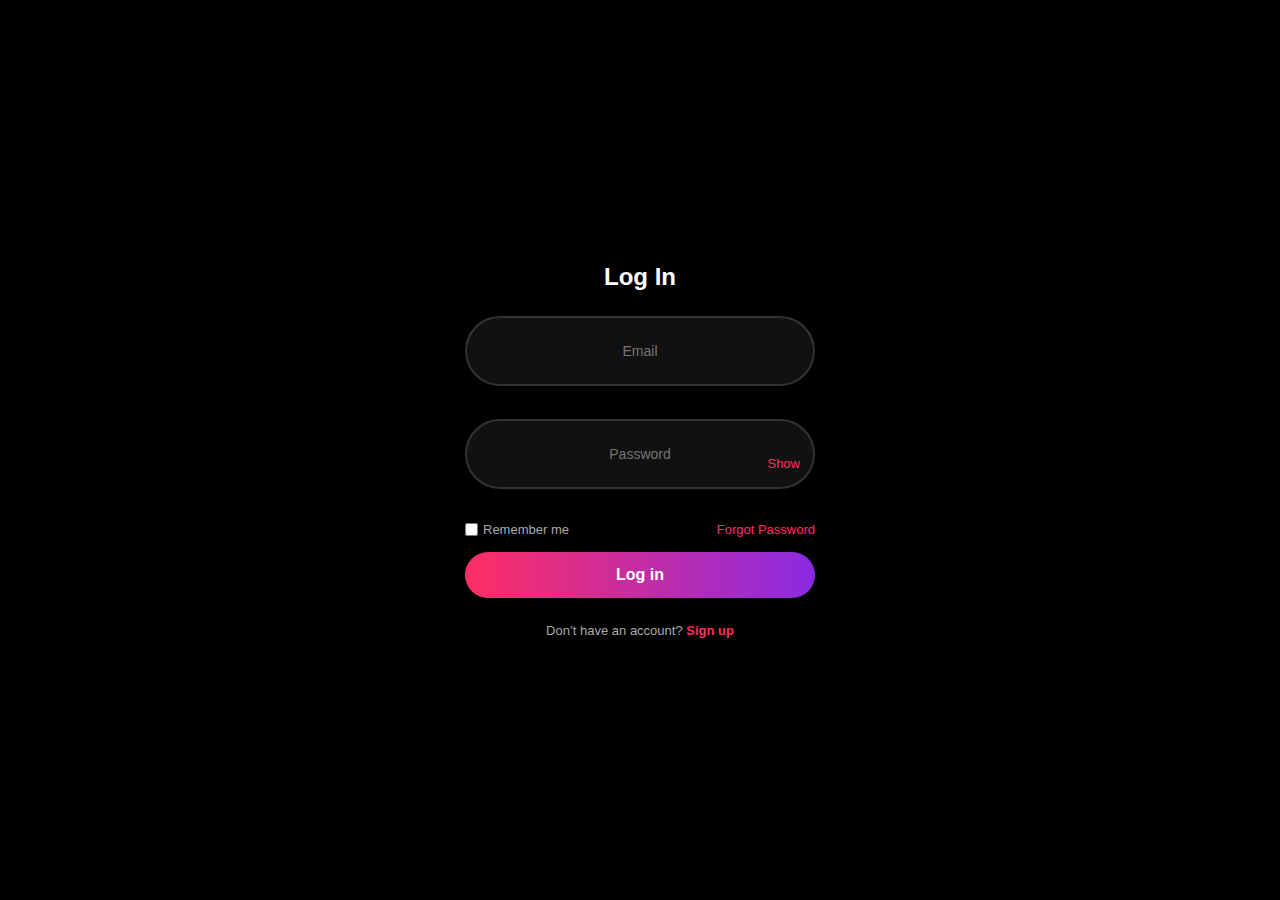
<file: login.html>
<!DOCTYPE html>
<html lang="en">
<head>
  <meta charset="UTF-8">
  <meta name="viewport" content="width=device-width, initial-scale=1.0">
  <title>Login</title>
  <link rel="stylesheet" href="login.css">
</head>
<body>
  <div class="container">
    <h2 class="title">Log In</h2>

    <form class="form" id="login-form">
      <!-- Email -->
      <div class="input-group">
        <input type="email" id="email" placeholder="Email" required>
      </div>

      <!-- Password -->
      <div class="input-group password-group">
        <input type="password" id="password" placeholder="Password" required>
        <button type="button" class="toggle" onclick="togglePassword('password', this)">Show</button>
      </div>

      <!-- Remember & Forgot -->
      <div class="options">
        <label><input type="checkbox" id="remember"> Remember me</label>
        <a href="#" class="forgot">Forgot Password</a>
      </div>

      <!-- Login Button -->
      <button type="submit" id="login-btn" class="btn">Log in</button>

      <!-- Signup link -->
      <p class="link">Don’t have an account? <a href="signup.html">Sign up</a></p>
    </form>
  </div>
</body>
<script src="login.js"></script>
</html>
</file>
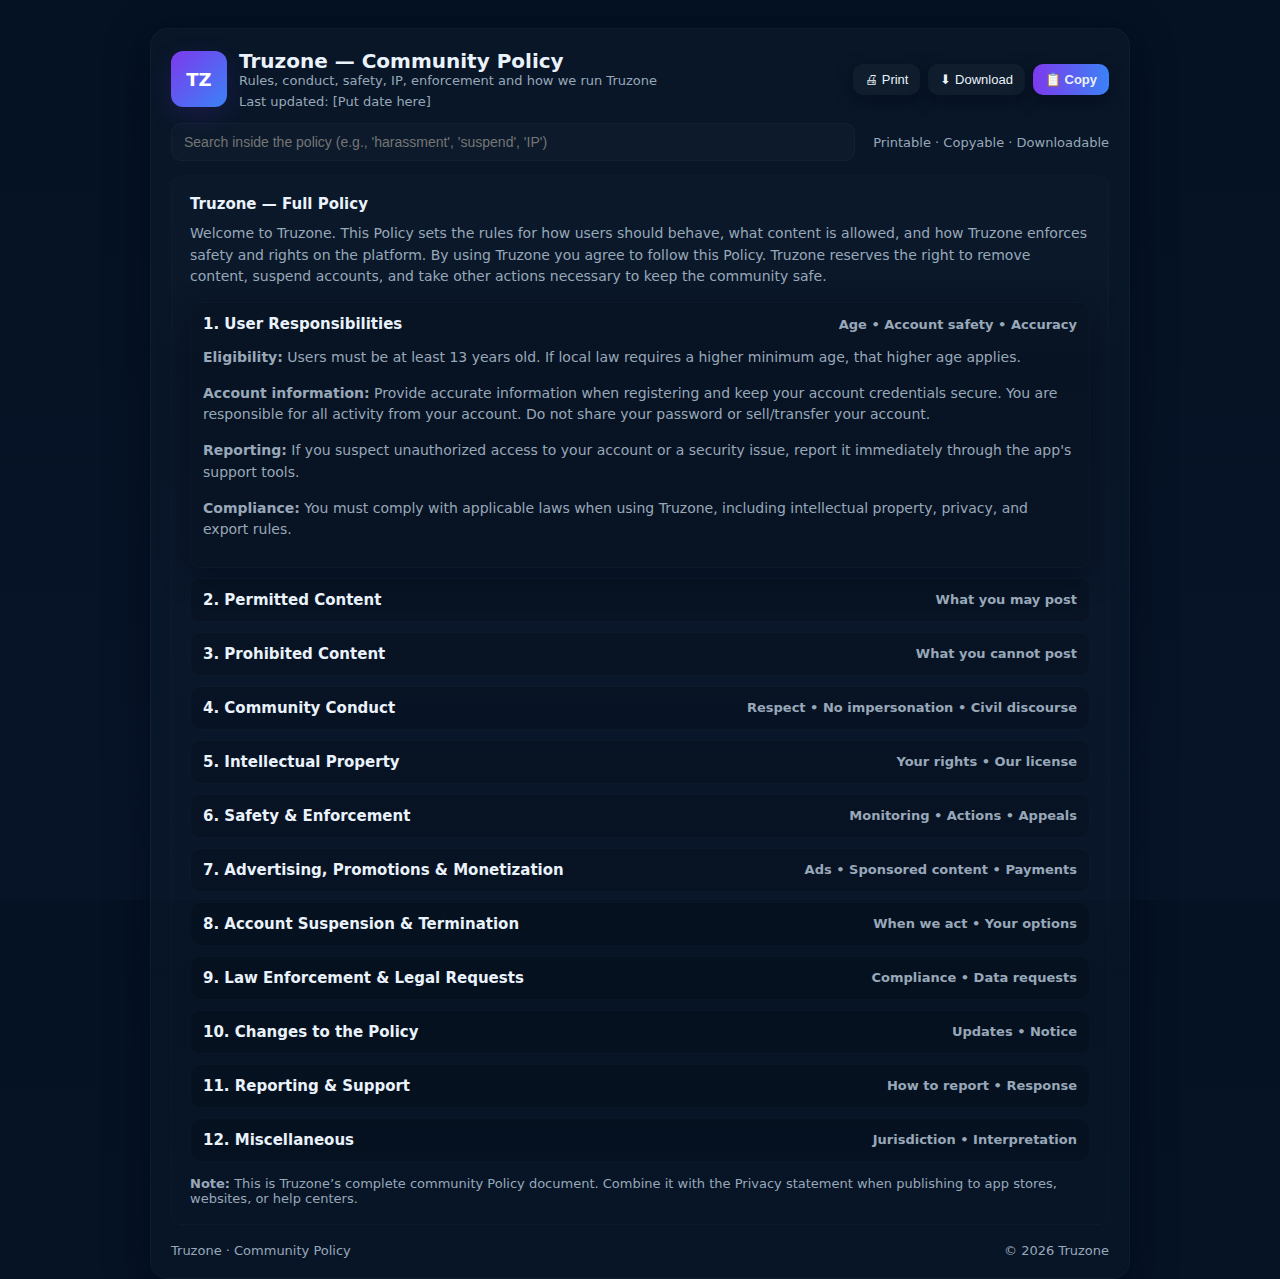
<file: policy.html>
<!doctype html>
<html lang="en">
<head>
  <meta charset="utf-8" />
  <meta name="viewport" content="width=device-width,initial-scale=1" />
  <title>Truzone — Policy</title>
  <meta name="description" content="Truzone Community Policy — Rules, conduct, safety, IP, enforcement and more." />
  <style>
    :root{
      --bg:#071428;
      --card:#071827;
      --accent:#7C3AED;
      --muted:#98A8B9;
      --text:#EAF2FB;
      --glass: rgba(255,255,255,0.03);
      --radius:12px;
      --max-width:980px;
    }
    *{box-sizing:border-box}
    html,body{height:100%}
    body{
      margin:0;
      font-family:Inter,system-ui,-apple-system,"Segoe UI",Roboto,Arial;
      background: linear-gradient(180deg,#041223 0%, #071428 100%);
      color:var(--text);
      padding:28px;
      display:flex;
      align-items:flex-start;
      justify-content:center;
      min-height:100vh;
    }

    .container{
      width:100%;
      max-width:var(--max-width);
      background: linear-gradient(180deg, rgba(255,255,255,0.02), rgba(255,255,255,0.01));
      border-radius:calc(var(--radius) + 6px);
      padding:20px;
      box-shadow:0 12px 40px rgba(2,6,23,0.6);
      border:1px solid rgba(255,255,255,0.03);
    }

    header{
      display:flex;
      gap:16px;
      align-items:center;
      justify-content:space-between;
      margin-bottom:12px;
    }

    .brand{ display:flex; gap:12px; align-items:center; }
    .logo{
      width:56px; height:56px; border-radius:12px;
      background: linear-gradient(135deg,var(--accent),#3B82F6);
      display:flex; align-items:center; justify-content:center;
      font-weight:800; color:white; font-size:18px;
      box-shadow: 0 8px 26px rgba(124,58,237,0.16);
    }

    h1{ margin:0; font-size:20px }
    .meta{ color:var(--muted); font-size:13px }

    .controls{ display:flex; gap:8px; align-items:center }
    .btn{
      border:0; padding:8px 12px; border-radius:10px;
      background:var(--glass); color:var(--text); cursor:pointer; font-size:13px;
      display:inline-flex; gap:8px; align-items:center;
      transition:transform .06s ease, background .12s;
      box-shadow: 0 6px 18px rgba(2,6,23,0.35);
    }
    .btn:hover{ transform:translateY(-2px) }
    .btn.primary{ background:linear-gradient(90deg,var(--accent),#3B82F6); font-weight:600 }

    .toolbar{ display:flex; gap:10px; margin:14px 0; flex-wrap:wrap; align-items:center }
    .search-wrap{ flex:1 1 320px; display:flex; gap:8px; align-items:center }
    input.search{
      flex:1; padding:10px 12px; background:rgba(255,255,255,0.02);
      border:1px solid rgba(255,255,255,0.03); color:var(--text); border-radius:10px; outline:none;
      font-size:14px;
    }

    .policy{
      background: linear-gradient(180deg, rgba(255,255,255,0.01), rgba(255,255,255,0.00));
      border-radius:12px; padding:18px; border:1px solid rgba(255,255,255,0.02);
    }

    details{
      background:rgba(0,0,0,0.14); border-radius:10px; margin:10px 0; padding:12px;
      border:1px solid rgba(255,255,255,0.02);
    }
    details[open]{ box-shadow: 0 10px 30px rgba(2,6,23,0.45) }
    summary{
      list-style:none; cursor:pointer; font-weight:700; font-size:15px;
      display:flex; align-items:center; justify-content:space-between; gap:12px;
    }
    summary::-webkit-details-marker{ display:none }

    .section-body{ margin-top:10px; color:var(--muted); font-size:14px; line-height:1.55 }

    footer{ margin-top:18px; display:flex; justify-content:space-between; gap:12px; flex-wrap:wrap; color:var(--muted); font-size:13px }

    mark.tr-highlight{ background:yellow; color:#000; padding:0 2px; border-radius:2px }

    @media (max-width:640px){
      .logo{ width:44px; height:44px; font-size:16px }
      .container{ padding:14px }
      header{ flex-direction:column; align-items:flex-start; gap:10px }
      .search-wrap{ flex-basis:100% }
    }
  </style>
</head>
<body>
  <main class="container" role="main" aria-labelledby="page-title">
    <header>
      <div class="brand">
        <div class="logo" aria-hidden="true">TZ</div>
        <div>
          <h1 id="page-title">Truzone — Community Policy</h1>
          <div class="meta">Rules, conduct, safety, IP, enforcement and how we run Truzone</div>
          <div class="meta" style="margin-top:6px">Last updated: <span id="lastUpdated">[Put date here]</span></div>
        </div>
      </div>

      <div class="controls" aria-hidden="false">
        <button class="btn" id="printBtn" title="Print policy">🖨 Print</button>
        <button class="btn" id="downloadBtn" title="Download policy (TXT)">⬇ Download</button>
        <button class="btn primary" id="copyBtn" title="Copy policy to clipboard">📋 Copy</button>
      </div>
    </header>

    <div class="toolbar" role="region" aria-label="Policy tools">
      <div class="search-wrap">
        <input type="search" id="searchInput" class="search" placeholder="Search inside the policy (e.g., 'harassment', 'suspend', 'IP')" aria-label="Search policy text" />
        <div class="meta" id="searchCount" aria-live="polite"></div>
      </div>
      <div class="meta" style="align-self:center">Printable · Copyable · Downloadable</div>
    </div>

    <article class="policy" id="policyArticle" lang="en">
      <section aria-labelledby="intro-heading">
        <strong id="intro-heading" style="font-size:15px">Truzone — Full Policy</strong>
        <p class="section-body" style="margin-top:10px">
          Welcome to Truzone. This Policy sets the rules for how users should behave, what content is allowed, and how Truzone enforces safety and rights on the platform.
          By using Truzone you agree to follow this Policy. Truzone reserves the right to remove content, suspend accounts, and take other actions necessary to keep the community safe.
        </p>
      </section>

      <details open>
        <summary><span>1. User Responsibilities</span><span class="meta">Age • Account safety • Accuracy</span></summary>
        <div class="section-body">
          <p><strong>Eligibility:</strong> Users must be at least 13 years old. If local law requires a higher minimum age, that higher age applies.</p>

          <p><strong>Account information:</strong> Provide accurate information when registering and keep your account credentials secure. You are responsible for all activity from your account. Do not share your password or sell/transfer your account.</p>

          <p><strong>Reporting:</strong> If you suspect unauthorized access to your account or a security issue, report it immediately through the app's support tools.</p>

          <p><strong>Compliance:</strong> You must comply with applicable laws when using Truzone, including intellectual property, privacy, and export rules.</p>
        </div>
      </details>

      <details>
        <summary><span>2. Permitted Content</span><span class="meta">What you may post</span></summary>
        <div class="section-body">
          <p>Truzone supports creative expression and allows users to post photos, videos, text, audio, and other content that conforms to this Policy.</p>

          <p><strong>Allowed examples:</strong></p>
          <ul>
            <li>Personal updates, original photos and videos, commentary, reviews, and educational content.</li>
            <li>Non-commercial and commercial posts that are honest and lawful.</li>
            <li>Memes, artwork, and original music you own or have rights to share.</li>
          </ul>

          <p>When in doubt, assume you should have permission to post content that involves other peoples’ work or private information.</p>
        </div>
      </details>

      <details>
        <summary><span>3. Prohibited Content</span><span class="meta">What you cannot post</span></summary>
        <div class="section-body">
          <p>The following content is strictly prohibited on Truzone and may lead to removal, suspension, or account termination:</p>
          <ul>
            <li><strong>Violence & threats:</strong> Direct threats, praise or promotion of violent acts, or graphic depictions intended to shock or incite.</li>
            <li><strong>Hate speech:</strong> Attacks or slurs against individuals or groups based on protected characteristics (race, religion, gender, sexual orientation, nationality, disability, etc.).</li>
            <li><strong>Harassment & bullying:</strong> Repeated targeting, doxxing, or malicious harassment of an individual.</li>
            <li><strong>Sexual & explicit content:</strong> Pornography, sexual exploitation, or sexual content involving minors.</li>
            <li><strong>Illegal activities:</strong> Content that promotes or facilitates illegal conduct, drug trafficking, human trafficking, or terrorism.</li>
            <li><strong>Self-harm & suicide promotion:</strong> Content that encourages or instructs self-harm or suicide.</li>
            <li><strong>Spam & scams:</strong> Unsolicited mass messages, fraudulent schemes, phishing links, and misleading commercial claims.</li>
            <li><strong>Malware & hacking:</strong> Content that distributes malware, instructions for hacking, or tools for wrongdoing.</li>
            <li><strong>Intellectual property infringement:</strong> Posting copyrighted works you do not own or lack permission to share (music, movies, games, images).</li>
          </ul>
        </div>
      </details>

      <details>
        <summary><span>4. Community Conduct</span><span class="meta">Respect • No impersonation • Civil discourse</span></summary>
        <div class="section-body">
          <p><strong>Respectful interaction:</strong> Treat other users with dignity. Heated debate is allowed, but harassment and threats are not.</p>

          <p><strong>No impersonation:</strong> Do not impersonate other people, brands, public figures, or create fake accounts to mislead others.</p>

          <p><strong>Constructive reporting:</strong> Use the reporting tools to flag policy violations; do not use reporting to silence legitimate speech.</p>

          <p><strong>Public vs private:</strong> Avoid sharing other people’s private or confidential information publicly (phone numbers, addresses, financial data) — this may be removed and could result in enforcement.</p>
        </div>
      </details>

      <details>
        <summary><span>5. Intellectual Property</span><span class="meta">Your rights • Our license</span></summary>
        <div class="section-body">
          <p><strong>Your ownership:</strong> You retain ownership of content you create and post to Truzone, including text, photos, and videos.</p>

          <p><strong>License to Truzone:</strong> By posting content you grant Truzone a non-exclusive, worldwide, royalty-free license to host, display, and distribute that content solely to operate and promote the service. This license ends when you remove the content, subject to caching and legal retention requirements.</p>

          <p><strong>Copyright complaints:</strong> If you believe your copyrighted work has been used without permission, use our copyright takedown process. We will respond to valid notices under applicable law and may remove or disable access to infringing content.</p>
        </div>
      </details>

      <details>
        <summary><span>6. Safety & Enforcement</span><span class="meta">Monitoring • Actions • Appeals</span></summary>
        <div class="section-body">
          <p><strong>Enforcement actions:</strong> Truzone may warn, remove content, restrict features, temporarily suspend, or permanently terminate accounts depending on violation severity and history.</p>

          <p><strong>Automated tools & human review:</strong> We use a combination of automated detection and human review to find and respond to policy violations. Automated systems help scale detection but may make mistakes; appeals are available for many enforcement actions.</p>

          <p><strong>Urgent threats:</strong> For content that signals immediate danger to life or public safety, we may escalate to law enforcement when required by law.</p>

          <p><strong>Repeat offenses:</strong> Repeated or severe violations increase the likelihood of permanent suspension.</p>
        </div>
      </details>

      <details>
        <summary><span>7. Advertising, Promotions & Monetization</span><span class="meta">Ads • Sponsored content • Payments</span></summary>
        <div class="section-body">
          <p><strong>Ads & sponsored posts:</strong> Truzone may display advertising or allow sponsored content. Advertisers must follow advertising rules and applicable laws. Sponsored posts should be clearly disclosed when required.</p>

          <p><strong>Monetization features:</strong> If Truzone offers tipping, paid subscriptions, or other monetization, users must comply with platform rules and payment provider terms. Truzone may take a commission or fee from transactions as published in-app.</p>

          <p><strong>Prohibited promotions:</strong> Promotions that are fraudulent, misleading, promote illegal activity, or violate intellectual property rules are banned.</p>
        </div>
      </details>

      <details>
        <summary><span>8. Account Suspension & Termination</span><span class="meta">When we act • Your options</span></summary>
        <div class="section-body">
          <p><strong>Grounds for action:</strong> Accounts may be suspended or terminated for violations including: posting prohibited content, serious harassment, repeated copyright infringement, engaging in fraud, or evading prior enforcement.</p>

          <p><strong>Temporary restrictions:</strong> For less severe violations we may impose temporary feature limits (commenting, posting, messaging).</p>

          <p><strong>Appeals:</strong> Some enforcement actions can be appealed. When an appeal is available, instructions will be provided in-app or by email. Appeals are reviewed and may result in reversal if we find an error.</p>

          <p><strong>Account deletion:</strong> You may delete your account at any time. Deletion removes your profile and personal data subject to our retention rules (see Privacy for details).</p>
        </div>
      </details>

      <details>
        <summary><span>9. Law Enforcement & Legal Requests</span><span class="meta">Compliance • Data requests</span></summary>
        <div class="section-body">
          <p><strong>Legal requests:</strong> Truzone may disclose information in response to valid legal processes, such as subpoenas, court orders, or to comply with law enforcement when necessary.</p>

          <p><strong>Transparency:</strong> Where legally permitted, Truzone will attempt to notify users about requests for their data and provide an opportunity to object, unless prohibited by law.</p>
        </div>
      </details>

      <details>
        <summary><span>10. Changes to the Policy</span><span class="meta">Updates • Notice</span></summary>
        <div class="section-body">
          <p>Truzone may update this Policy as the platform evolves. We will post changes in the app and update the “Last updated” date. For material changes we will give notice by email or in-app messaging.</p>

          <p>Continued use of Truzone after such updates means you accept the updated terms.</p>
        </div>
      </details>

      <details>
        <summary><span>11. Reporting & Support</span><span class="meta">How to report • Response</span></summary>
        <div class="section-body">
          <p><strong>Report tools:</strong> Use the in-app reporting tools to flag content or accounts that violate this Policy. Provide as much detail as possible (screenshots, links, descriptions).</p>

          <p><strong>Response times:</strong> We prioritize reports that involve imminent harm, child safety, or criminal activity. Non-urgent reports will be handled in the order received; response times vary.</p>

          <p><strong>Contact:</strong> For additional help contact our support email: <strong>support@truzone.example</strong></p>
        </div>
      </details>

      <details>
        <summary><span>12. Miscellaneous</span><span class="meta">Jurisdiction • Interpretation</span></summary>
        <div class="section-body">
          <p><strong>Governing law:</strong> This Policy is governed by the laws of the jurisdiction in which Truzone operates. Where local consumer protections provide additional rights, those rights will apply.</p>

          <p><strong>Severability:</strong> If a court finds any provision of this Policy invalid, the remaining provisions remain in effect.</p>

          <p><strong>Contact & feedback:</strong> Send policy questions or feedback to <strong>policy@truzone.example</strong>.</p>
        </div>
      </details>

      <div style="margin-top:14px; color:var(--muted); font-size:13px">
        <strong>Note:</strong> This is Truzone’s complete community Policy document. Combine it with the Privacy statement when publishing to app stores, websites, or help centers.
      </div>
    </article>

    <footer>
      <div class="meta">Truzone · Community Policy</div>
      <div class="meta">© <span id="currentYear"></span> Truzone</div>
    </footer>
  </main>

  <script>
    (function(){
      const lastUpdatedEl = document.getElementById('lastUpdated');
      const yearEl = document.getElementById('currentYear');
      const today = new Date();
      lastUpdatedEl.textContent = '[Put date here]';
      yearEl.textContent = today.getFullYear();
    })();

    // Copy policy text to clipboard
    document.getElementById('copyBtn').addEventListener('click', async function(){
      const article = document.getElementById('policyArticle');
      const text = article.innerText.replace(/\s+$/m, '\n');
      try{
        await navigator.clipboard.writeText(text);
        this.textContent = '✅ Copied';
        setTimeout(()=> this.textContent = '📋 Copy', 1500);
      }catch(e){
        alert('Copy failed — please select and copy manually.');
      }
    });

    // Download as .txt
    document.getElementById('downloadBtn').addEventListener('click', function(){
      const article = document.getElementById('policyArticle');
      const text = article.innerText.replace(/\s+$/m, '\n');
      const blob = new Blob([text], {type: 'text/plain;charset=utf-8'});
      const url = URL.createObjectURL(blob);
      const a = document.createElement('a');
      a.href = url;
      a.download = 'truzone-policy.txt';
      document.body.appendChild(a);
      a.click();
      document.body.removeChild(a);
      URL.revokeObjectURL(url);
      this.textContent = '⬇ Saved';
      setTimeout(()=> this.textContent = '⬇ Download', 1300);
    });

    // Print
    document.getElementById('printBtn').addEventListener('click', function(){
      window.print();
    });

    // Search inside policy
    const searchInput = document.getElementById('searchInput');
    const searchCountEl = document.getElementById('searchCount');

    searchInput.addEventListener('input', function(){
      const q = (this.value || '').trim();
      const details = Array.from(document.querySelectorAll('details'));
      // Remove previous highlights
      document.querySelectorAll('mark.tr-highlight').forEach(n=> {
        const parent = n.parentNode;
        parent.replaceChild(document.createTextNode(n.textContent), n);
      });

      if(!q){
        searchCountEl.textContent = '';
        details.forEach(d=> d.open = false);
        return;
      }

      const regex = new RegExp(q.replace(/[.*+?^${}()|[\]\\]/g,'\\$&'), 'ig');
      let total = 0;
      details.forEach(d=>{
        const body = d.querySelector('.section-body');
        if(!body) return;
        const orig = body.textContent;
        const matches = (orig.match(regex) || []).length;
        if(matches > 0){
          d.open = true;
          total += matches;
          const highlighted = orig.replace(regex, match => `<mark class="tr-highlight">${match}</mark>`);
          body.innerHTML = highlighted.replace(/\n/g, '<br/>');
        } else {
          body.textContent = orig;
        }
      });

      searchCountEl.textContent = total ? total + ' match' + (total>1 ? 'es' : '') : 'No matches';
    });

    // Keyboard accessibility for summary
    document.querySelectorAll('summary').forEach(s=>{
      s.tabIndex = 0;
      s.addEventListener('keydown', function(e){
        if(e.key === 'Enter' || e.key === ' '){
          e.preventDefault();
          const d = this.parentElement;
          d.open = !d.open;
        }
      });
    });
  </script>
</body>
</html>
</file>
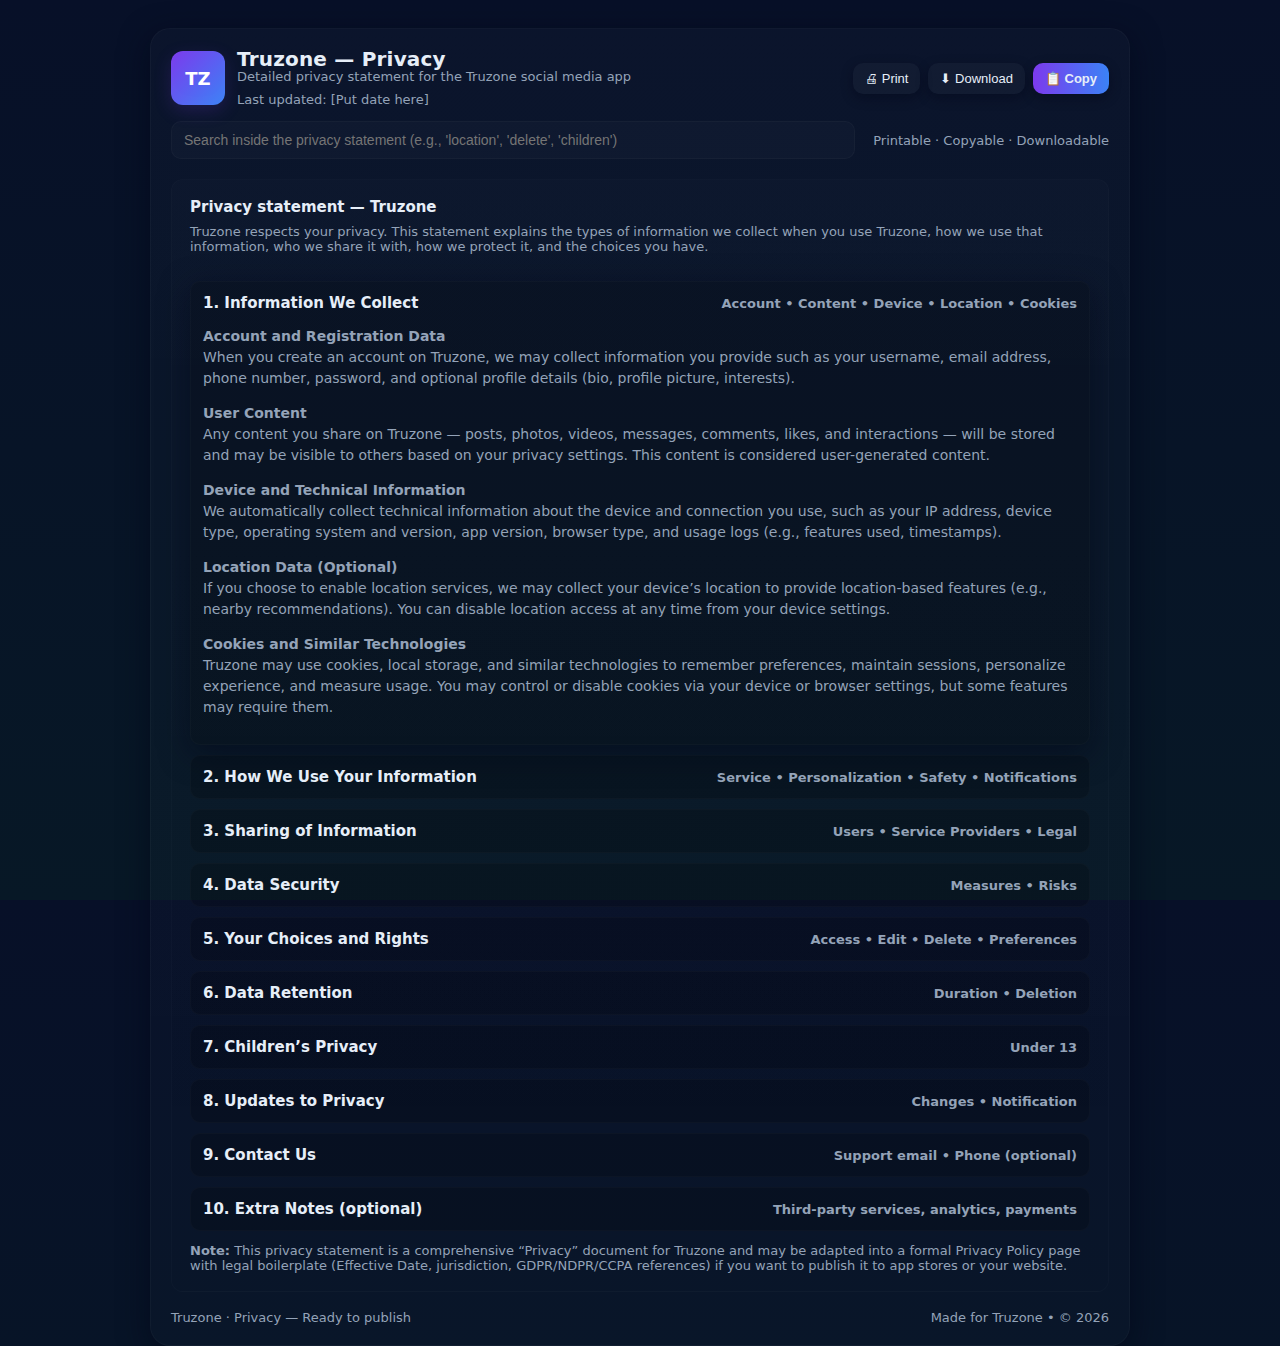
<file: privacy.html>
<!doctype html>
<html lang="en">
<head>
  <meta charset="utf-8" />
  <meta name="viewport" content="width=device-width,initial-scale=1" />
  <title>Truzone — Privacy</title>
  <meta name="description" content="Truzone Privacy Statement — Detailed privacy information for the Truzone social media app." />
  <style>
    :root{
      --bg:#0f1724;
      --card:#0b1220;
      --accent:#7C3AED;
      --muted:#94A3B8;
      --text:#E6EEF8;
      --glass: rgba(255,255,255,0.03);
      --radius:14px;
      --max-width:980px;
    }
    *{box-sizing:border-box}
    html,body{height:100%}
    body{
      margin:0;
      font-family:Inter, system-ui, -apple-system, "Segoe UI", Roboto, "Helvetica Neue", Arial;
      background: linear-gradient(180deg, #071028 0%, #071826 100%);
      color:var(--text);
      -webkit-font-smoothing:antialiased;
      -moz-osx-font-smoothing:grayscale;
      padding:28px;
      display:flex;
      align-items:flex-start;
      justify-content:center;
      gap:20px;
      min-height:100%;
    }

    .container{
      width:100%;
      max-width:var(--max-width);
      background: linear-gradient(180deg, rgba(255,255,255,0.02), rgba(255,255,255,0.01));
      border-radius:calc(var(--radius) + 6px);
      padding:20px;
      box-shadow: 0 8px 30px rgba(2,6,23,0.6);
      border: 1px solid rgba(255,255,255,0.03);
    }

    header{
      display:flex;
      gap:16px;
      align-items:center;
      justify-content:space-between;
      margin-bottom:10px;
    }

    .brand{
      display:flex;
      gap:12px;
      align-items:center;
    }

    .logo{
      width:54px;
      height:54px;
      border-radius:12px;
      background: linear-gradient(135deg, var(--accent), #3B82F6);
      display:flex;
      align-items:center;
      justify-content:center;
      font-weight:700;
      color:white;
      font-size:18px;
      box-shadow: 0 6px 18px rgba(124,58,237,0.18), inset 0 -6px 18px rgba(255,255,255,0.02);
    }

    h1{
      margin:0;
      font-size:20px;
      line-height:1;
      letter-spacing:0.2px;
    }

    .meta{
      color:var(--muted);
      font-size:13px;
    }

    .controls{
      display:flex;
      gap:8px;
      align-items:center;
    }

    .btn{
      appearance:none;
      border:0;
      padding:8px 12px;
      border-radius:10px;
      background:var(--glass);
      color:var(--text);
      cursor:pointer;
      font-size:13px;
      display:inline-flex;
      gap:8px;
      align-items:center;
      transition:transform .06s ease, background .12s ease;
      box-shadow: 0 4px 12px rgba(2,6,23,0.4);
    }
    .btn:hover{ transform:translateY(-2px) }
    .btn.primary{
      background: linear-gradient(90deg, var(--accent), #3B82F6);
      font-weight:600;
    }

    .toolbar{
      display:flex;
      gap:10px;
      margin:14px 0 20px 0;
      flex-wrap:wrap;
      align-items:center;
    }

    .search-wrap{
      flex:1 1 320px;
      display:flex;
      gap:8px;
      align-items:center;
    }

    input.search{
      flex:1;
      padding:10px 12px;
      background:rgba(255,255,255,0.02);
      border:1px solid rgba(255,255,255,0.03);
      color:var(--text);
      border-radius:10px;
      outline:none;
      font-size:14px;
    }

    .policy{
      background: linear-gradient(180deg, rgba(255,255,255,0.01), rgba(255,255,255,0.00));
      border-radius:12px;
      padding:18px;
      border:1px solid rgba(255,255,255,0.02);
    }

    .intro{
      display:flex;
      gap:18px;
      align-items:flex-start;
      margin-bottom:14px;
      flex-wrap:wrap;
    }

    .lead{
      flex:1;
      font-size:15px;
      color:var(--text);
    }

    .last-updated{
      color:var(--muted);
      font-size:13px;
      margin-top:8px;
    }

    details{
      background:rgba(0,0,0,0.18);
      border-radius:10px;
      margin:10px 0;
      padding:12px;
      border:1px solid rgba(255,255,255,0.02);
    }
    details[open]{ box-shadow: 0 8px 30px rgba(2,6,23,0.5) }
    summary{
      list-style:none;
      cursor:pointer;
      font-weight:600;
      font-size:15px;
      display:flex;
      align-items:center;
      justify-content:space-between;
      gap:12px;
    }

    summary::-webkit-details-marker {display:none}

    .section-body{
      margin-top:10px;
      color:var(--muted);
      font-size:14px;
      line-height:1.5;
    }

    .small{
      font-size:13px;
      color:var(--muted);
    }

    .actions{
      display:flex;
      gap:8px;
      align-items:center;
      margin-top:12px;
    }

    footer{
      margin-top:18px;
      display:flex;
      justify-content:space-between;
      align-items:center;
      gap:12px;
      flex-wrap:wrap;
      color:var(--muted);
      font-size:13px;
    }

    /* responsive */
    @media (max-width:640px){
      .logo{ width:44px;height:44px;font-size:16px}
      .container{ padding:14px }
      .search-wrap{ flex-basis:100% }
      header{ flex-direction:column; align-items:flex-start; gap:10px }
    }
  </style>
</head>
<body>
  <main class="container" role="main" aria-labelledby="page-title">
    <header>
      <div class="brand">
        <div class="logo" aria-hidden="true">TZ</div>
        <div>
          <h1 id="page-title">Truzone — Privacy</h1>
          <div class="meta">Detailed privacy statement for the Truzone social media app</div>
          <div class="last-updated small">Last updated: <span id="lastUpdated">[Put date here]</span></div>
        </div>
      </div>

      <div class="controls" aria-hidden="false">
        <button class="btn" id="printBtn" title="Print privacy">🖨 Print</button>
        <button class="btn" id="downloadBtn" title="Download privacy (TXT)">⬇ Download</button>
        <button class="btn primary" id="copyBtn" title="Copy privacy text to clipboard">📋 Copy</button>
      </div>
    </header>

    <div class="toolbar" role="region" aria-label="Policy tools">
      <div class="search-wrap">
        <input type="search" id="searchInput" class="search" placeholder="Search inside the privacy statement (e.g., 'location', 'delete', 'children')" aria-label="Search privacy text" />
        <div class="small" id="searchCount" aria-live="polite"></div>
      </div>
      <div class="small" style="align-self:center">Printable · Copyable · Downloadable</div>
    </div>

    <article class="policy" id="policyArticle" lang="en">
      <section class="intro" aria-labelledby="intro-heading">
        <div class="lead">
          <strong id="intro-heading">Privacy statement — Truzone</strong>
          <p class="small" style="margin-top:8px">
            Truzone respects your privacy. This statement explains the types of information we collect when you use Truzone, how we use that information, who we share it with, how we protect it, and the choices you have.
          </p>
        </div>
      </section>

      <!-- Full privacy text arranged in <details> for long content -->
      <details open>
        <summary>
          <span>1. Information We Collect</span>
          <span class="small">Account • Content • Device • Location • Cookies</span>
        </summary>
        <div class="section-body" id="section-1">
          <p><strong>Account and Registration Data</strong><br>
          When you create an account on Truzone, we may collect information you provide such as your username, email address, phone number, password, and optional profile details (bio, profile picture, interests).</p>

          <p><strong>User Content</strong><br>
          Any content you share on Truzone — posts, photos, videos, messages, comments, likes, and interactions — will be stored and may be visible to others based on your privacy settings. This content is considered user-generated content.</p>

          <p><strong>Device and Technical Information</strong><br>
          We automatically collect technical information about the device and connection you use, such as your IP address, device type, operating system and version, app version, browser type, and usage logs (e.g., features used, timestamps).</p>

          <p><strong>Location Data (Optional)</strong><br>
          If you choose to enable location services, we may collect your device’s location to provide location-based features (e.g., nearby recommendations). You can disable location access at any time from your device settings.</p>

          <p><strong>Cookies and Similar Technologies</strong><br>
          Truzone may use cookies, local storage, and similar technologies to remember preferences, maintain sessions, personalize experience, and measure usage. You may control or disable cookies via your device or browser settings, but some features may require them.</p>
        </div>
      </details>

      <details>
        <summary>
          <span>2. How We Use Your Information</span>
          <span class="small">Service • Personalization • Safety • Notifications</span>
        </summary>
        <div class="section-body" id="section-2">
          <p>We use collected information for the following purposes:</p>
          <ul>
            <li><strong>Provide and operate Truzone:</strong> to run the app, authenticate accounts, maintain profiles, deliver content, and support core functions.</li>
            <li><strong>Personalize experience:</strong> to tailor your feed, recommendations, and suggested connections based on activity and preferences.</li>
            <li><strong>Connect and share:</strong> to help you find and interact with friends, communities, and public content.</li>
            <li><strong>Safety and fraud prevention:</strong> to detect abuse, spam, or malicious activity and to protect user safety and platform integrity.</li>
            <li><strong>Communications:</strong> to send important account messages, security alerts, and (optionally) promotional messages — you may opt out of marketing communications.</li>
            <li><strong>Analytics and improvement:</strong> to analyze trends, fix bugs, and enhance features and performance.</li>
          </ul>
        </div>
      </details>

      <details>
        <summary>
          <span>3. Sharing of Information</span>
          <span class="small">Users • Service Providers • Legal</span>
        </summary>
        <div class="section-body" id="section-3">
          <p><strong>We do not sell your personal data.</strong> Truzone shares personal information only in limited situations:</p>
          <ul>
            <li><strong>With other users:</strong> information and content you post publicly or share with others will be visible to those users per your privacy settings.</li>
            <li><strong>With service providers:</strong> trusted third-party providers (hosting, analytics, payment processors, email delivery) that process data on our behalf under contract.</li>
            <li><strong>For legal reasons:</strong> when required by law, court order, or to respond to legal requests, or to protect the rights, safety, or property of Truzone, its users, or the public.</li>
            <li><strong>Business transfers:</strong> in the event of a merger, sale, or acquisition, user data may be transferred as part of the business assets, subject to notice and contractual protection.</li>
          </ul>
        </div>
      </details>

      <details>
        <summary>
          <span>4. Data Security</span>
          <span class="small">Measures • Risks</span>
        </summary>
        <div class="section-body" id="section-4">
          <p>We implement reasonable technical and organizational measures to protect data from unauthorized access, loss, alteration, or disclosure (for example, encryption of data in transit and secure server configurations). However, no method of transmission or storage is entirely secure. By using Truzone you accept this inherent risk and agree we will take commercially reasonable steps to protect your data.</p>
        </div>
      </details>

      <details>
        <summary>
          <span>5. Your Choices and Rights</span>
          <span class="small">Access • Edit • Delete • Preferences</span>
        </summary>
        <div class="section-body" id="section-5">
          <p>You have control over the information associated with your account:</p>
          <ul>
            <li><strong>Access & edit:</strong> you can view and update many of your account details from the app settings.</li>
            <li><strong>Delete content:</strong> you may delete posts, comments, and other content you created.</li>
            <li><strong>Deactivate/delete account:</strong> you can temporarily deactivate or permanently delete your Truzone account; after deletion we will remove or anonymize your personal data except where retention is required by law.</li>
            <li><strong>Communications:</strong> opt-out of marketing messages using the unsubscribe link or in-app notification settings.</li>
            <li><strong>Location:</strong> toggle location permissions through your device settings.</li>
          </ul>
        </div>
      </details>

      <details>
        <summary>
          <span>6. Data Retention</span>
          <span class="small">Duration • Deletion</span>
        </summary>
        <div class="section-body" id="section-6">
          <p>We retain personal information only as long as necessary to provide services, comply with legal obligations, resolve disputes, and enforce agreements. If you delete your account, we will delete or anonymize your data within a reasonable period, except where we are required to retain certain records for legal, tax, or security reasons.</p>
        </div>
      </details>

      <details>
        <summary>
          <span>7. Children’s Privacy</span>
          <span class="small">Under 13</span>
        </summary>
        <div class="section-body" id="section-7">
          <p>Truzone is not intended for children under 13. We do not knowingly collect information from children under 13. If we discover that we have unintentionally collected data from a child under 13, we will take steps to delete that data promptly. If you suspect your child under 13 has an account, contact us and we will assist.</p>
        </div>
      </details>

      <details>
        <summary>
          <span>8. Updates to Privacy</span>
          <span class="small">Changes • Notification</span>
        </summary>
        <div class="section-body" id="section-8">
          <p>We may update this Privacy statement periodically to reflect changes to our practices or legal requirements. When we update, we will post a revised statement in the app or on our website and update the “Last updated” date at the top. Continued use of Truzone after changes constitutes your acceptance of the updated policy.</p>
        </div>
      </details>

      <details>
        <summary>
          <span>9. Contact Us</span>
          <span class="small">Support email • Phone (optional)</span>
        </summary>
        <div class="section-body" id="section-9">
          <p>If you have questions or requests about your data or this privacy statement, contact Truzone support:</p>
          <p class="small">
            Email: <strong>support@truzone.example</strong><br>
            Phone: <strong>[Optional phone number]</strong>
          </p>
        </div>
      </details>

      <details>
        <summary>
          <span>10. Extra Notes (optional)</span>
          <span class="small">Third-party services, analytics, payments</span>
        </summary>
        <div class="section-body" id="section-10">
          <p>If Truzone integrates third-party services (for example, analytics, cloud hosting, advertising, or payment processors), those providers may collect or process information on our behalf. We will disclose such integrations clearly in a future update and require contractual protections to ensure data is processed securely and only for permitted purposes.</p>
        </div>
      </details>

      <div style="margin-top:12px; color:var(--muted); font-size:13px">
        <strong>Note:</strong> This privacy statement is a comprehensive “Privacy” document for Truzone and may be adapted into a formal Privacy Policy page with legal boilerplate (Effective Date, jurisdiction, GDPR/NDPR/CCPA references) if you want to publish it to app stores or your website.
      </div>
    </article>

    <footer>
      <div class="small">Truzone · Privacy — Ready to publish</div>
      <div class="small">Made for Truzone • © <span id="currentYear"></span></div>
    </footer>
  </main>

  <script>
    // Populate dates
    (function(){
      const lastUpdatedEl = document.getElementById('lastUpdated');
      const yearEl = document.getElementById('currentYear');
      const today = new Date();
      // Default: replace manually or keep placeholder
      lastUpdatedEl.textContent = '[Put date here]';
      yearEl.textContent = today.getFullYear();
    })();

    // Copy policy text to clipboard
    document.getElementById('copyBtn').addEventListener('click', async function(){
      const article = document.getElementById('policyArticle');
      // Extract plain text
      const text = article.innerText.replace(/\\s+$/m, '\\n');
      try{
        await navigator.clipboard.writeText(text);
        this.textContent = '✅ Copied';
        setTimeout(()=> this.textContent = '📋 Copy', 1600);
      }catch(e){
        alert('Copy failed — your browser may block clipboard access. You can select and copy manually.');
      }
    });

    // Download as .txt
    document.getElementById('downloadBtn').addEventListener('click', function(){
      const article = document.getElementById('policyArticle');
      const text = article.innerText.replace(/\\s+$/m, '\\n');
      const blob = new Blob([text], {type: 'text/plain;charset=utf-8'});
      const url = URL.createObjectURL(blob);
      const a = document.createElement('a');
      a.href = url;
      a.download = 'truzone-privacy.txt';
      document.body.appendChild(a);
      a.click();
      document.body.removeChild(a);
      URL.revokeObjectURL(url);
      this.textContent = '⬇ Saved';
      setTimeout(()=> this.textContent = '⬇ Download', 1400);
    });

    // Print
    document.getElementById('printBtn').addEventListener('click', function(){
      window.print();
    });

    // Search inside policy
    const searchInput = document.getElementById('searchInput');
    const searchCountEl = document.getElementById('searchCount');
    let lastMatches = [];
    searchInput.addEventListener('input', function(){
      const q = (this.value || '').trim();
      const details = Array.from(document.querySelectorAll('details'));
      // Clear previous highlights
      document.querySelectorAll('mark.tr-highlight').forEach(n=> {
        const parent = n.parentNode;
        parent.replaceChild(document.createTextNode(n.textContent), n);
      });

      if(!q){
        searchCountEl.textContent = '';
        details.forEach(d=> d.open = false); // collapse all when empty
        return;
      }

      const regex = new RegExp(q.replace(/[.*+?^${}()|[\\]\\\\]/g,'\\\\$&'), 'ig'); // escape q
      let total = 0;
      details.forEach(d=>{
        const body = d.querySelector('.section-body');
        if(!body) return;
        const orig = body.textContent;
        const matches = (orig.match(regex) || []).length;
        if(matches > 0){
          d.open = true;
          total += matches;
          // highlight occurrences by replacing innerHTML safely
          // simple approach: split and join with mark (works for this static text)
          const highlighted = orig.replace(regex, match => `<mark class="tr-highlight">${match}</mark>`);
          body.innerHTML = highlighted.replace(/\\n/g, '<br/>');
        } else {
          // if no match, reset textContent to original (remove previous highlights if any)
          body.textContent = orig;
        }
      });

      searchCountEl.textContent = total ? total + ' match' + (total>1 ? 'es' : '') : 'No matches';
    });

    // Accessibility: allow keyboard open/close details with Enter
    document.querySelectorAll('summary').forEach(s=>{
      s.tabIndex = 0;
      s.addEventListener('keydown', function(e){
        if(e.key === 'Enter' || e.key === ' '){
          e.preventDefault();
          const d = this.parentElement;
          d.open = !d.open;
        }
      });
    });

    // Ensure policy is selectable and readable for copying
    // no further JS needed
  </script>
</body>
</html>
</file>
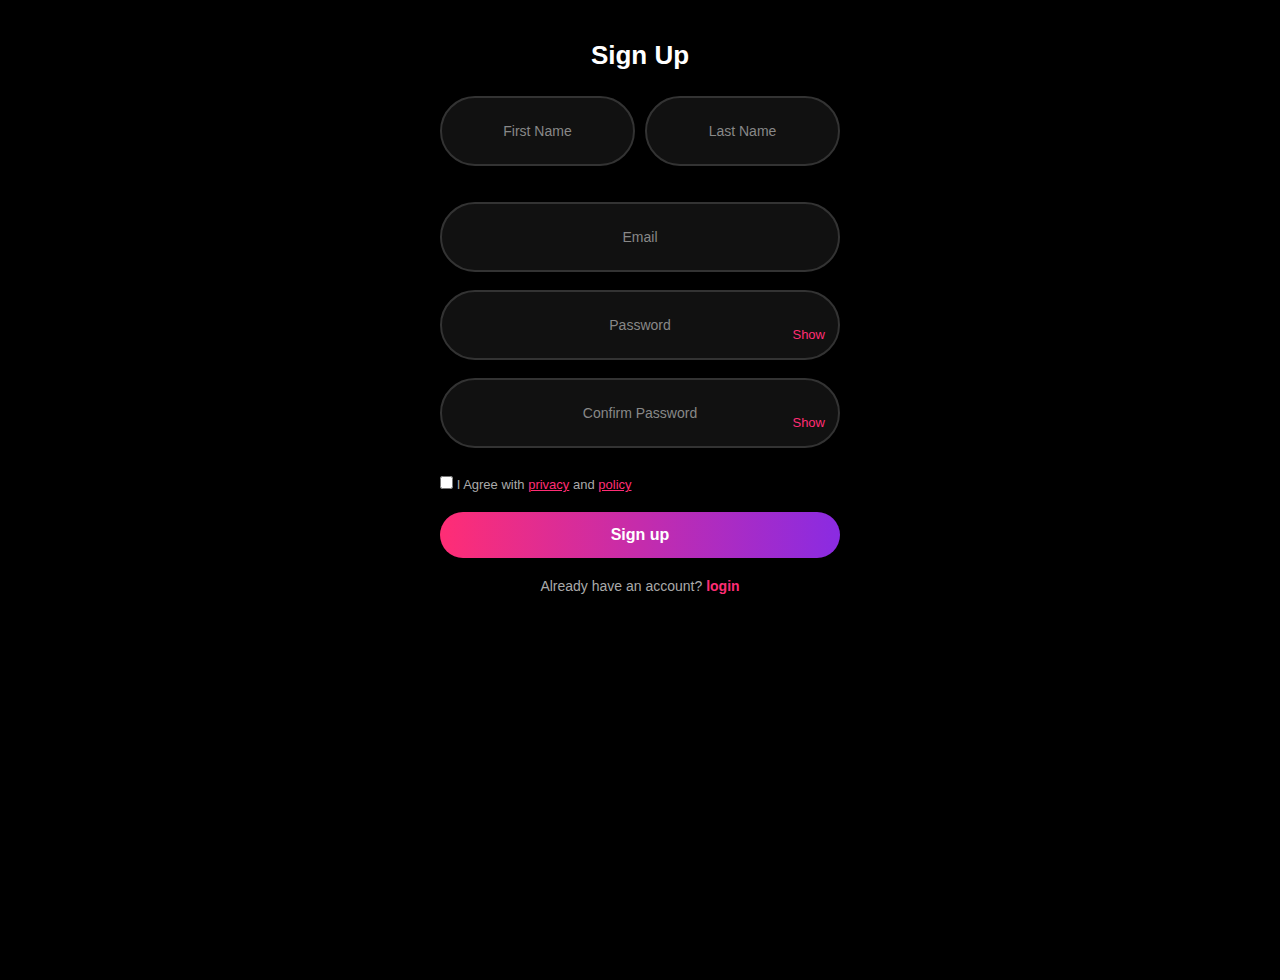
<file: signup.html>
<!DOCTYPE html>
<html lang="en">
<head>
  <meta charset="UTF-8">
  <title>Truzone - Sign Up</title>
  <link rel="stylesheet" href="signup.css">
  <meta name="viewport" content="width=device-width, initial-scale=1.0">
</head>
<body>
  <div class="page">
    <!-- SIGNUP FORM -->
    <div class="signup-container" id="signup-form">
      <h2 class="title">Sign Up</h2>

      <div class="name-fields">
        <input type="text" placeholder="First Name" class="input half" id="first-name">
        <input type="text" placeholder="Last Name" class="input half" id="last-name">
      </div>

      <input type="email" placeholder="Email" class="input" id="email">

      <div class="password-field">
        <input type="password" placeholder="Password" class="input" id="password">
        <span class="toggle" onclick="togglePassword('password', this)">Show</span>
      </div>

      <div class="password-field">
        <input type="password" placeholder="Confirm Password" class="input" id="confirm-password">
        <span class="toggle" onclick="togglePassword('confirm-password', this)">Show</span>
      </div>

      <div class="checkbox">
        <input type="checkbox" id="agree">
        <label for="agree"> I Agree with 
          <a href="privacy.html" class="link">privacy</a> and 
          <a href="policy.html" class="link">policy</a>
        </label>
      </div>

      <button class="signup-btn" id="signup-btn">Sign up</button>

      <p class="signin-text">
        Already have an account? <a href="login.html">login</a>
      </p>
    </div>

<!-- VERIFICATION FORM (HIDDEN BY DEFAULT) -->
<div class="verification-container" id="verification-form" style="display: none;">
  <h2 class="title">Verify Your Account</h2>
  <p class="instruction">
    Check your inbox or messages and enter the 6-digit code we sent to <span id="user-email"></span>.
  </p>

  <input type="text" maxlength="6" class="input verification-input" id="verification-code" placeholder="Enter 6-digit code">

  <button class="verify-btn" id="verify-btn">Verify</button>
  
  <p class="resend-text">
    Didn’t receive a code? 
    <span id="resend-timer">10s</span> 
    <a href="#" id="resend-code" style="pointer-events: none; opacity: 0.5;">Resend</a>
  </p>
</div>
  <!-- Spinner overlay -->
  <div id="spinner">
    <div class="spinner"></div>
  </div>

  <script src="signup.js"></script>
</body>
</html>
</file>
<file: signup.css>
/* 🔥 Strongest Mobile Clean UX Setup 🔥 */
* {
  -webkit-tap-highlight-color: transparent !important; /* iOS & Android Chrome */
  -moz-tap-highlight-color: transparent !important;    
  -ms-tap-highlight-color: transparent !important;     
  tap-highlight-color: transparent !important;         
  outline: none !important;            /* Remove blue outline */
  -webkit-focus-ring-color: transparent !important; /* Safari focus ring */
}

body {
  -webkit-user-select: none !important; /* Prevent text selection */
  -moz-user-select: none !important;
  -ms-user-select: none !important;
  user-select: none !important;
}

* {
  margin: 0;
  padding: 0;
  box-sizing: border-box;
}

body {
  background: #000000; /* Dark background */
  color: white;
  font-family: Arial, sans-serif;
  min-height: 100vh;
  display: block; /* stop flex dragging issue */
  padding: 40px 20px;
}

.page {
  display: flex;
  justify-content: center;
  align-items: flex-start; /* align from top */
  min-height: 100vh;
}

.signup-container,
.verification-container {
  width: 100%;
  max-width: 400px;
}

.title {
  font-size: 26px;
  font-weight: bold;
  margin-bottom: 25px;
  text-align: center;
  color: #ffffff;
}

.name-fields {
  display: flex;
  justify-content: space-between;
  gap: 10px;
  margin-bottom: 18px;
}

.input,
.code-input {
  width: 100%;
  padding: 25px;
  border-radius: 50px; /* round edges */
  background: #111; /* subtle dark background inside */
  color: white;
  font-size: 14px;
  outline: none;
  margin-bottom: 18px;
  border: 2px solid #333; /* neutral border */
  transition: all 0.3s ease-in-out;
  text-align: center; /* center text for code inputs */
}

.input:focus,
.code-input:focus {
  border-color: #ff2d75; /* pink focus */
  box-shadow: 0 0 8px rgba(255, 45, 117, 0.7);
}

.input::placeholder {
  color: #888;
}

/* Password field with "Show" button */
.password-field {
  position: relative;
}

.toggle {
  position: absolute;
  right: 15px;
  top: 50%;
  transform: translateY(-50%);
  color: #ff2d75;
  font-size: 13px;
  cursor: pointer;
}

.checkbox {
  font-size: 13px;
  margin: 10px 0 20px;
}

.checkbox label {
  color: #aaa;
}

.link {
  color: #ff2d75;
  cursor: pointer;
}

.signup-btn,
.verify-btn {
  width: 100%;
  padding: 14px;
  border: none;
  border-radius: 25px;
  background: linear-gradient(90deg, #ff2d75, #8a2be2);
  color: white;
  font-size: 16px;
  font-weight: bold;
  cursor: pointer;
  margin-bottom: 20px;
  transition: 0.3s ease-in-out;
}

.signup-btn:hover,
.verify-btn:hover {
  box-shadow: 0 0 10px rgba(255, 45, 117, 0.8);
}

.signin-text,
.resend-text {
  font-size: 14px;
  text-align: center;
  color: #aaa;
}

.signin-text a,
.resend-text a {
  color: #ff2d75;
  text-decoration: none;
  font-weight: bold;
}

.code-inputs {
  display: flex;
  justify-content: space-between;
  gap: 10px;
  margin-bottom: 20px;
}

#resend-timer {
  font-weight: bold;
  color: #ff2d75;
  margin-left: 5px;
}

.verification-container .instruction {
  margin-bottom: 25px;
  text-align: center;
  line-height: 1.5;
}

html, body {
  height: 100%;
  overflow-x: hidden;
  overscroll-behavior-y: contain;
}

input, textarea {
  font-size: 16px; /* stops iOS zoom on focus */
}

/* Spinner overlay */
#spinner {
  display: none; /* hide initially */
  position: fixed;
  top: 0;
  left: 0;
  width: 100%;
  height: 100%;
  background: rgba(0,0,0,0.4); /* overlay */
  z-index: 9999;
  align-items: center;
  justify-content: center;
}

/* Spinner small circle with Truzone gradient */
.spinner {
  width: 40px;
  height: 40px;
  border: 4px solid transparent;
  border-top: 4px solid #00BFFF; /* blue start */
  border-radius: 50%;
  animation: spin 1s linear infinite, colorShift 2s linear infinite;
}

/* Spin rotation */
@keyframes spin {
  0% { transform: rotate(0deg); }
  100% { transform: rotate(360deg); }
}

/* Gradient color shift animation */
@keyframes colorShift {
  0% { border-top-color: #00BFFF; }   /* blue */
  33% { border-top-color: #FF69B4; }  /* pink */
  66% { border-top-color: #800080; }  /* purple */
  100% { border-top-color: #00BFFF; } /* back to blue */
}

/* Notification Container */
.notification {
  position: fixed;
  top: 20px; /* change to bottom:20px; if you want bottom */
  left: 50%;
  transform: translateX(-50%);
  min-width: 280px;
  max-width: 400px;
  padding: 15px 20px;
  border-radius: 12px;
  font-size: 15px;
  font-weight: 500;
  color: #fff;
  background: #222; /* Default background */
  box-shadow: 0 6px 16px rgba(0, 0, 0, 0.2);
  opacity: 0;
  pointer-events: none;
  z-index: 9999;
  transition: opacity 0.4s ease, transform 0.4s ease;
}

/* Show state */
.notification.show {
  opacity: 1;
  pointer-events: auto;
  transform: translateX(-50%) translateY(0);
}

/* Success style */
.notification.success {
  background: #2ecc71; /* Green */
}

/* Error style */
.notification.error {
  background: #e74c3c; /* Red */
}

/* Info style */
.notification.info {
  background: #3498db; /* Blue */
}

/* Warning style */
.notification.warning {
  background: #f39c12; /* Orange */
}
</file>
<file: login.css>
/* RESET */
* {
  margin: 0;
  padding: 0;
  box-sizing: border-box;
  -webkit-tap-highlight-color: transparent; /* Remove tap highlights */
}

body {
  font-family: Arial, sans-serif;
  background: #000000; /* Pure dark background */
  color: #fff;
  display: flex;
  justify-content: center;
  align-items: center;
  height: 100vh;
  padding: 20px;
}

.container {
  width: 100%;
  max-width: 350px;
  /* background removed */
  /* box-shadow removed */
}

.title {
  text-align: center;
  margin-bottom: 25px;
  font-size: 24px;
  font-weight: bold;
  color: #ffffff;
}

.form {
  display: flex;
  flex-direction: column;
  gap: 15px;
}

.input-group {
  position: relative;
}

.input-group input {
  width: 100%;
  padding: 25px;
  border-radius: 50px; /* round edges */
  background: #111; /* subtle dark background inside */
  color: white;
  font-size: 14px;
  outline: none;
  margin-bottom: 18px;
  border: 2px solid #333; /* neutral border */
  transition: all 0.3s ease-in-out;
  text-align: center; /* center text for code inputs */
}

.input:focus,
.code-input:focus {
  border-color: #ff2d75; /* pink focus */
  box-shadow: 0 0 8px rgba(255, 45, 117, 0.7);
}

.input::placeholder {
  color: #888;
}
.input-group input:focus {
  border-color: #ff4d79;
  box-shadow: 0 0 8px rgba(255, 46, 99, 0.6);
}

.password-group {
  display: flex;
  align-items: center;
}

.password-group input {
  flex: 1;
}

.password-group .toggle {
  position: absolute;
  right: 15px;
  top: 50%;
  transform: translateY(-50%);
  background: none;
  border: none;
  color: #ff2e63;
  cursor: pointer;
  font-size: 13px;
}

.options {
  display: flex;
  justify-content: space-between;
  align-items: center;
  font-size: 13px;
}

.options label {
  display: flex;
  align-items: center;
  gap: 5px;
  cursor: pointer;
  color: #aaa;
}

.options .forgot {
  color: #ff2e63;
  text-decoration: none;
}

.btn {
  background: linear-gradient(90deg, #ff2e63, #8a2be2);
  border: none;
  color: #fff;
  padding: 14px;
  border-radius: 25px;
  font-size: 16px;
  font-weight: bold;
  cursor: pointer;
  transition: 0.3s;
}

.btn:hover {
  box-shadow: 0 0 10px rgba(255, 45, 117, 0.8);
}

.link {
  text-align: center;
  font-size: 13px;
  margin-top: 10px;
  color: #aaa;
}

.link a {
  color: #ff2e63;
  text-decoration: none;
  font-weight: bold;
}

/* Notification Container */
.notification {
  position: fixed;
  top: 20px; /* change to bottom:20px; if you want bottom */
  left: 50%;
  transform: translateX(-50%);
  min-width: 280px;
  max-width: 400px;
  padding: 15px 20px;
  border-radius: 12px;
  font-size: 15px;
  font-weight: 500;
  color: #fff;
  background: #222; /* Default background */
  box-shadow: 0 6px 16px rgba(0, 0, 0, 0.2);
  opacity: 0;
  pointer-events: none;
  z-index: 9999;
  transition: opacity 0.4s ease, transform 0.4s ease;
}

/* Show state */
.notification.show {
  opacity: 1;
  pointer-events: auto;
  transform: translateX(-50%) translateY(0);
}

/* Success style */
.notification.success {
  background: #2ecc71; /* Green */
}

/* Error style */
.notification.error {
  background: #e74c3c; /* Red */
}

/* Info style */
.notification.info {
  background: #3498db; /* Blue */
}

/* Warning style */
.notification.warning {
  background: #f39c12; /* Orange */
}
</file>
